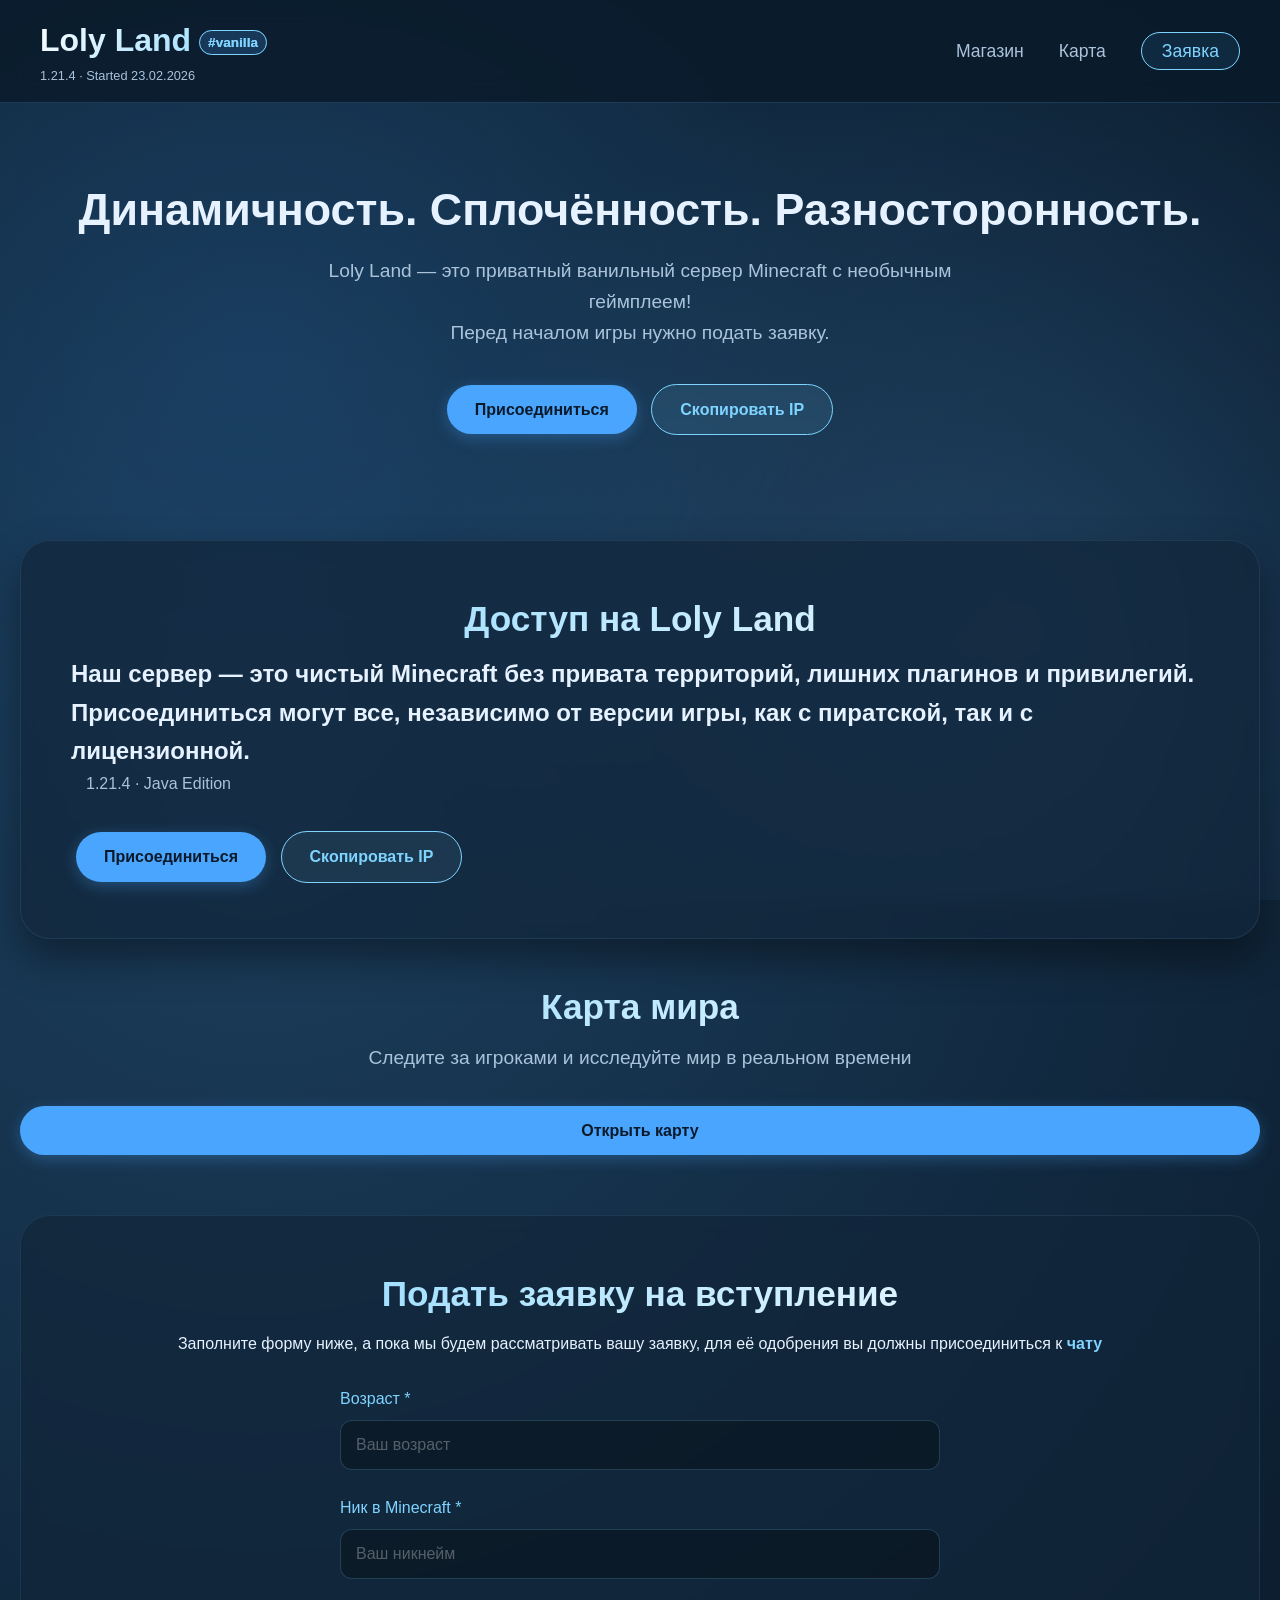
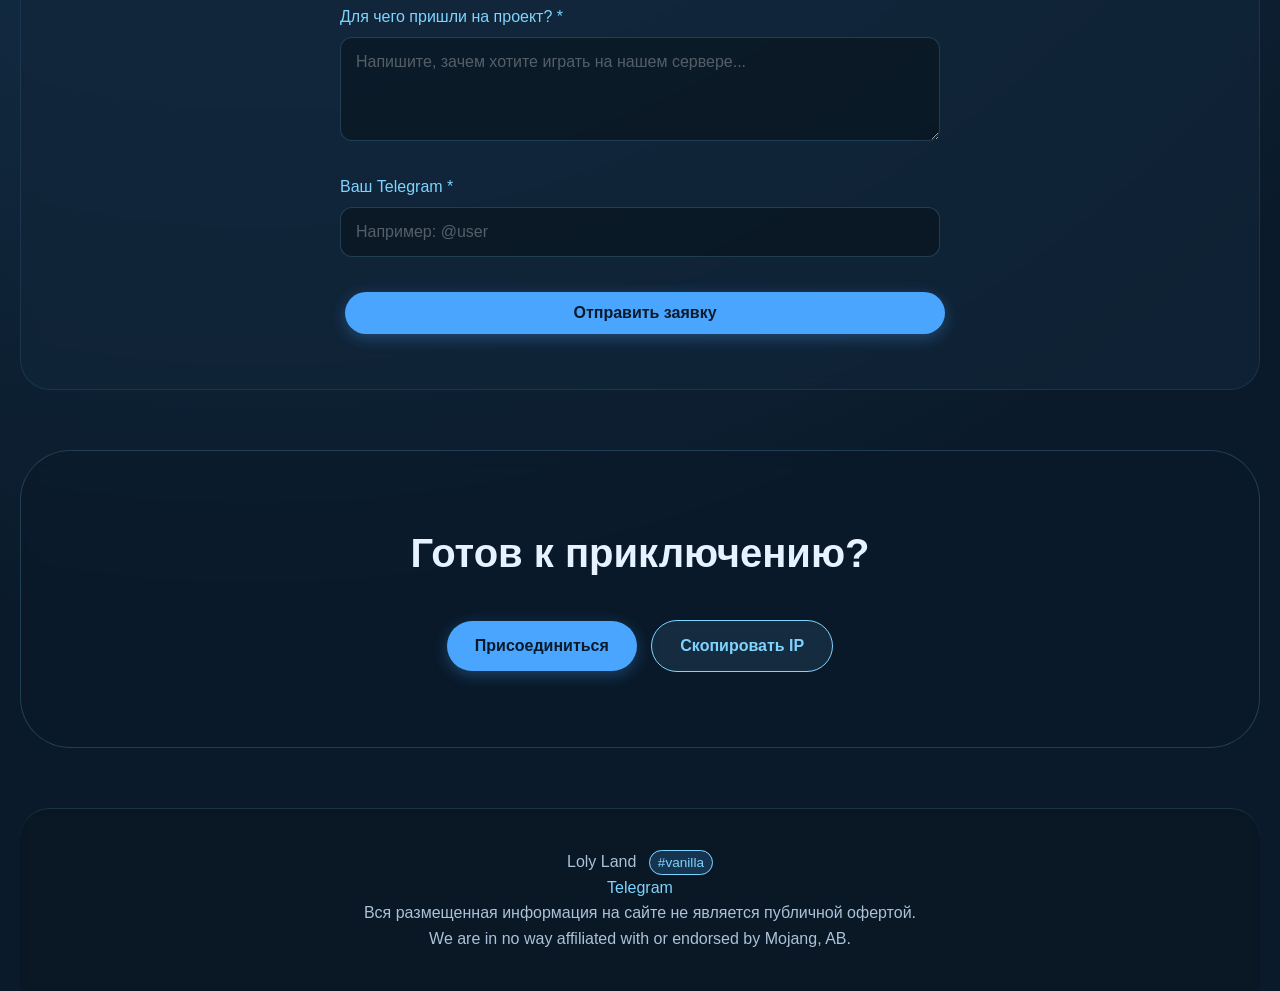
<file: index.html>
<!DOCTYPE html>
<html lang="ru">
<head>
    <meta charset="UTF-8">
    <meta name="viewport" content="width=device-width, initial-scale=1.0">
    <title>Loly Land · vanilla server</title>
    <link rel="stylesheet" href="style.css">
    <link rel="stylesheet" href="https://cdnjs.cloudflare.com/ajax/libs/font-awesome/6.0.0-beta3/css/all.min.css">
</head>
<body>
    <!-- Шапка на весь экран -->
    <header class="header sticky full-width">
        <div class="header-container">
            <div class="logo-area">
                <h1 class="logo">Loly Land<span class="badge">#vanilla</span></h1>
                <div class="start-date">1.21.4 · Started 23.02.2026</div>
            </div>
            <nav class="nav">
                <ul>
                    <li><a href="#shop">Магазин</a></li>
                    <li><a href="http://n39.joinserver.xyz:25962/">Карта</a></li>
                    <li><a href="#application" class="application-link">Заявка</a></li>
                </ul>
            </nav>
        </div>
    </header>

    <div class="page-wrapper">
        <main>
            <!-- Герой-блок -->
            <section class="hero fade-in">
                <div class="hero-content">
                    <h2 class="hero-title">Динамичность. Сплочённость. Разносторонность.</h2>
                    <p class="hero-description">Loly Land — это приватный ванильный сервер Minecraft с необычным геймплеем!<br>Перед началом игры нужно подать заявку.</p>
                    <div class="hero-buttons">
                        <a href="https://t.me/Loly_Land" target="_blank" class="btn-primary">Присоединиться</a>
                        <a href="#" class="btn-secondary copy-ip" data-ip="lolyland.20tps.ru">Скопировать IP</a>
                    </div>
                </div>
            </section>

            <!-- Блок "Доступ на сервер" -->
            <section class="access fade-in">
                <div class="access-content">
                    <h2 class="section-title">Доступ на Loly Land</h2>
                    <h2 class="access-description">Наш сервер — это чистый Minecraft без привата территорий, лишних плагинов и привилегий. Присоединиться могут все, независимо от версии игры, как с пиратской, так и с лицензионной.</h2>
                    <div class="access-info">
                        <span class="version">1.21.4 · Java Edition</span>
                    </div>
                    <div class="access-buttons">
                        <a href="https://t.me/Loly_Land" target="_blank" class="btn-primary">Присоединиться</a>
                        <a href="#" class="btn-secondary copy-ip" data-ip="lolyland.20tps.ru">Скопировать IP</a>
                    </div>
                </div>
            </section>

            <!-- Карта сервера -->
            <section class="map-section fade-in">
                <div class="container">
                    <h2 class="section-title">Карта мира</h2>
                    <p class="section-subtitle">Следите за игроками и исследуйте мир в реальном времени</p>
                    <div class="map-container">
                        <a href="map.html" class="btn-primary" style="display: block; text-align: center; margin: 0 auto;">Открыть карту</a>
                    </div>
                </div>
            </section>

            <!-- Форма заявки -->
            <section id="application" class="application-section fade-in">
                <div class="container">
                    <h2 class="section-title">Подать заявку на вступление</h2>
                    <p style="text-align: center; margin-bottom: 30px;">
                        Заполните форму ниже, а пока мы будем рассматривать вашу заявку, для её одобрения вы должны присоединиться к 
                        <a href="https://t.me/clorum_gr/2" target="_blank" style="color: #7fd4ff; text-decoration: none; font-weight: bold;">чату</a>
                    </p>
                    
                    <form class="application-form" id="applicationForm">
                        <div class="form-group">
                            <label for="age">Возраст *</label>
                            <input type="number" id="age" name="age" required placeholder="Ваш возраст">
                        </div>
                        
                        <div class="form-group">
                            <label for="nickname">Ник в Minecraft *</label>
                            <input type="text" id="nickname" name="nickname" required placeholder="Ваш никнейм">
                        </div>
                        
                        <div class="form-group">
                            <label for="purpose">Для чего пришли на проект? *</label>
                            <textarea id="purpose" name="purpose" rows="4" required placeholder="Напишите, зачем хотите играть на нашем сервере..."></textarea>
                        </div>
                        
                        <div class="form-group">
                            <label for="telegram">Ваш Telegram *</label>
                            <input type="text" id="telegram" name="telegram" required placeholder="Например: @user">
                        </div>
                        
                        <button type="submit" class="btn-primary submit-btn">Отправить заявку</button>
                    </form>
                    
                    <div id="formMessage" class="form-message"></div>
                </div>
            </section>

            <!-- Призыв к действию -->
            <section class="cta fade-in">
                <h2 class="cta-title">Готов к приключению?</h2>
                <div class="cta-buttons">
                    <a href="https://t.me/Loly_Land" target="_blank" class="btn-primary">Присоединиться</a>
                    <a href="#" class="btn-secondary copy-ip" data-ip="lolyland.20tps.ru">Скопировать IP</a>
                </div>
            </section>
        </main>

        <!-- Футер -->
        <footer class="footer">
            <div class="footer-content">
                <div class="footer-logo">Loly Land <span class="badge">#vanilla</span></div>
                <div class="footer-links">
                    <a href="https://t.me/AstraA0o0">Telegram</a></span>
                </div>
                <div class="footer-legal">
                    <p>Вся размещенная информация на сайте не является публичной офертой.</p>
                    <p>We are in no way affiliated with or endorsed by Mojang, AB.</p>
                </div>
                <div class="footer-credits">
                </div>
            </div>
        </footer>
    </div>

    <script>
        // Скрипт для копирования IP
        document.querySelectorAll('.copy-ip').forEach(btn => {
            btn.addEventListener('click', (e) => {
                e.preventDefault();
                const ip = btn.getAttribute('data-ip');
                navigator.clipboard.writeText(ip).then(() => {
                    alert('IP скопирован: ' + ip);
                }).catch(() => {
                    prompt('Не удалось скопировать. Скопируйте вручную:', ip);
                });
            });
        });

        // Плавный скролл к форме заявки
        document.querySelector('.application-link').addEventListener('click', function(e) {
            e.preventDefault();
            document.querySelector('#application').scrollIntoView({
                behavior: 'smooth'
            });
        });

        // Обработка формы - отправка в Telegram
        const applicationForm = document.getElementById('applicationForm');
        const formMessage = document.getElementById('formMessage');
        
        applicationForm.addEventListener('submit', function(e) {
            e.preventDefault();
            
            const BOT_TOKEN = '8646653417:AAHcuZpPVW4IpByQCO-aZLSoBEFdnQ5JVnc';
            const CHAT_ID = '-5000884443';
            
            const formData = new FormData(applicationForm);
            const age = formData.get('age');
            const nickname = formData.get('nickname');
            const purpose = formData.get('purpose');
            const telegram = formData.get('telegram');
            
            const message = `**НОВАЯ ЗАЯВКА**\n\n` +
                           `🔹 Возраст: ${age}\n` +
                           `🔹 Ник в Minecraft: ${nickname}\n` +
                           `🔹 Цель: ${purpose}\n` +
                           `🔹 Telegram: ${telegram}\n` +
                           `🔹 Время: ${new Date().toLocaleString('ru-RU')}`;
            
            // Показываем загрузку
            formMessage.style.display = 'block';
            formMessage.innerHTML = `<h3>Отправляем заявку...</h3>`;
            
            fetch(`https://api.telegram.org/bot${BOT_TOKEN}/sendMessage`, {
                method: 'POST',
                headers: {
                    'Content-Type': 'application/json',
                },
                body: JSON.stringify({
                    chat_id: CHAT_ID,
                    text: message,
                    parse_mode: 'Markdown'
                })
            })
            .then(response => response.json())
            .then(data => {
                console.log('Telegram response:', data);
                if (data.ok) {
                    formMessage.innerHTML = `
                        <h3 style="color: #2ecc71;">✓ ЗАЯВКА ОТПРАВЛЕНА!</h3>
                        <p>Ваша заявка была отправлена администрации.</p>
                        <p><strong>Ожидайте ответа в Telegram!</strong></p>
                    `;
                    applicationForm.reset();
                } else {
                    throw new Error(data.description || 'Unknown error');
                }
            })
            .catch(error => {
                formMessage.innerHTML = `
                    <h3 style="color: #e74c3c;">Ошибка отправки</h3>
                    <p>${error.message}</p>
                    <p>Попробуйте еще раз или свяжитесь с @Zomb1e_e</p>
                `;
            });
        });

        // Анимация при прокрутке
        const fadeElements = document.querySelectorAll('.fade-in');
        
        const observer = new IntersectionObserver((entries) => {
            entries.forEach(entry => {
                if (entry.isIntersecting) {
                    entry.target.classList.add('visible');
                }
            });
        }, {
            threshold: 0.1
        });
        
        fadeElements.forEach(element => {
            observer.observe(element);
        });
    </script>
</body>
</html>
</file>
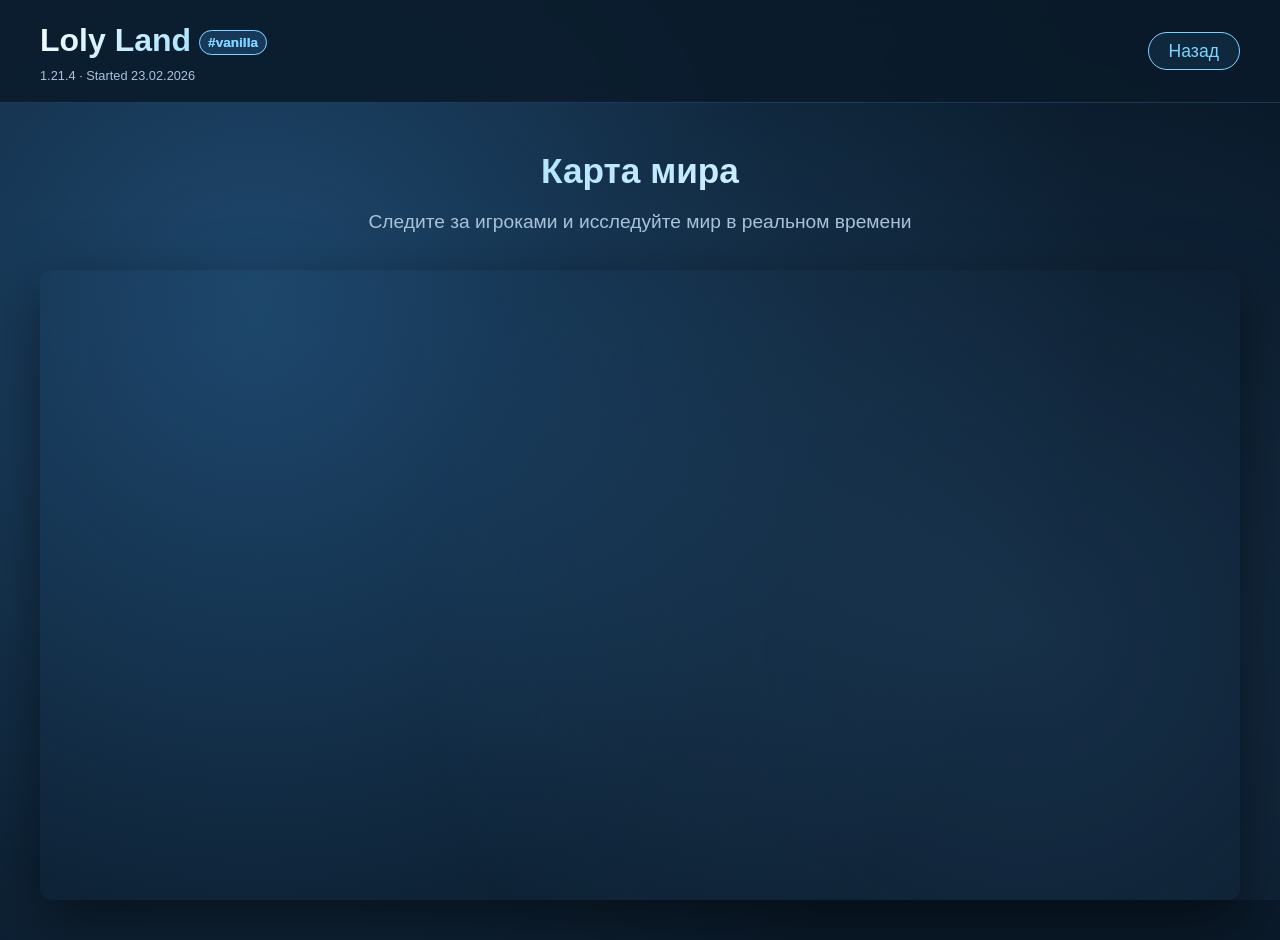
<file: map.html>
<!DOCTYPE html>
<html lang="ru">
<head>
    <meta charset="UTF-8">
    <meta name="viewport" content="width=device-width, initial-scale=1.0">
    <title>Loly Land · Карта</title>
    <link rel="stylesheet" href="style.css">
    <link rel="stylesheet" href="https://cdnjs.cloudflare.com/ajax/libs/font-awesome/6.0.0-beta3/css/all.min.css">
    <style>
        .map-fullscreen {
            padding: 40px 20px;
            min-height: calc(100vh - 80px);
        }
        .map-container-full {
            max-width: 1400px;
            margin: 0 auto;
            height: 70vh;
        }
        .map-container-full iframe {
            width: 100%;
            height: 100%;
            border: none;
            border-radius: 12px;
            overflow: hidden;
            box-shadow: 0 20px 60px rgba(0,0,0,0.5);
        }
    </style>
</head>
<body>
    <!-- Шапка на весь экран -->
    <header class="header sticky full-width">
        <div class="header-container">
            <div class="logo-area">
                <h1 class="logo">Loly Land<span class="badge">#vanilla</span></h1>
                <div class="start-date">1.21.4 · Started 23.02.2026</div>
            </div>
            <nav class="nav">
                <ul>
                    <li><a href="index.html" class="application-link">Назад</a></li>
                </ul>
            </nav>
        </div>
    </header>

    <div class="page-wrapper">
        <main class="map-fullscreen">
            <section class="fade-in">
                <div class="container">
                    <h2 class="section-title">Карта мира</h2>
                    <p class="section-subtitle">Следите за игроками и исследуйте мир в реальном времени</p>
                    <div class="map-container-full">
                        <iframe src="http://n39.joinserver.xyz:25962/" allowfullscreen></iframe>
                    </div>
                </div>
            </section>
        </main>
    </div>

    <script>
        // Анимация при прокрутке
        const fadeElements = document.querySelectorAll('.fade-in');
        
        const observer = new IntersectionObserver((entries) => {
            entries.forEach(entry => {
                if (entry.isIntersecting) {
                    entry.target.classList.add('visible');
                }
            });
        }, {
            threshold: 0.1
        });
        
        fadeElements.forEach(element => {
            observer.observe(element);
        });
    </script>
</body>
</html>
</file>
<file: style.css>
/* style.css */
:root {
    --bg-dark: #0a1a2a;
    --bg-card: rgba(18, 38, 58, 0.7);
    --bg-hover: rgba(28, 58, 90, 0.8);
    --accent-blue: #4aa5ff;
    --accent-cyan: #7fd4ff;
    --text-light: #e6f2ff;
    --text-dim: #aac3db;
    --online-green: #2ecc71;
    --offline-gray: #7f8c8d;
    --border-glow: rgba(74, 165, 255, 0.4);
    --transition: all 0.25s ease;
    --header-blur: blur(12px);
}

* {
    margin: 0;
    padding: 0;
    box-sizing: border-box;
}

body {
    background: radial-gradient(circle at 20% 30%, #1c3f5e, #0a1a2a 70%);
    color: var(--text-light);
    font-family: 'Inter', -apple-system, BlinkMacSystemFont, 'Segoe UI', Roboto, Helvetica, Arial, sans-serif;
    line-height: 1.6;
    min-height: 100vh;
    position: relative;
}

body::before {
    content: '';
    position: fixed;
    top: 0; left: 0; width: 100%; height: 100%;
    background: radial-gradient(circle at 80% 70%, rgba(100, 180, 255, 0.15), transparent 50%),
                radial-gradient(circle at 20% 40%, rgba(50, 150, 255, 0.1), transparent 50%);
    pointer-events: none;
    z-index: 0;
}

/* Убираем паддинги у page-wrapper для шапки */
.page-wrapper {
    max-width: 1400px;
    margin: 0 auto;
    padding: 0 20px;
    position: relative;
    z-index: 1;
}

/* Шапка игнорирует паддинги page-wrapper */
.page-wrapper .header.sticky.full-width {
    margin-left: -20px;
    margin-right: -20px;
    width: calc(100% + 40px);
}

/* ===== Анимации ===== */
@keyframes fadeInUp {
    from { opacity: 0; transform: translateY(30px); }
    to { opacity: 1; transform: translateY(0); }
}

.fade-in {
    opacity: 0;
    transform: translateY(30px);
    transition: opacity 0.8s ease, transform 0.8s ease;
}

.fade-in.visible {
    opacity: 1;
    transform: translateY(0);
}

/* ===== Липкая шапка на всю ширину ===== */
.header.sticky.full-width {
    position: sticky;
    top: 0;
    left: 0;
    width: 100vw; /* Используем viewport width */
    z-index: 100;
    background: rgba(10, 26, 42, 0.85);
    backdrop-filter: var(--header-blur);
    -webkit-backdrop-filter: var(--header-blur);
    border-bottom: 1px solid rgba(100, 180, 255, 0.2);
    border-radius: 0;
    margin: 0;
    /* Убираем transform, который может быть у родителя */
    transform: none;
}

.header-container {
    display: flex;
    align-items: center;
    justify-content: space-between;
    padding: 15px 40px;
    max-width: 1400px;
    margin: 0 auto;
    flex-wrap: wrap;
    width: 100%;
}

.logo-area {
    display: flex;
    flex-direction: column;
}

.logo {
    font-size: 2rem;
    font-weight: 700;
    background: linear-gradient(135deg, #fff, var(--accent-cyan));
    -webkit-background-clip: text;
    background-clip: text;
    color: transparent;
}

.badge {
    font-size: 0.85rem;
    background: rgba(74, 165, 255, 0.2);
    padding: 4px 8px;
    border-radius: 20px;
    margin-left: 8px;
    color: var(--accent-cyan);
    border: 1px solid var(--accent-cyan);
    vertical-align: middle;
}

.start-date {
    font-size: 0.8rem;
    color: var(--text-dim);
}

.nav ul {
    display: flex;
    list-style: none;
    gap: 35px;
    flex-wrap: wrap;
    align-items: center;
}

.nav a {
    color: var(--text-dim);
    text-decoration: none;
    font-weight: 500;
    transition: var(--transition);
    padding-bottom: 4px;
    border-bottom: 2px solid transparent;
    font-size: 1.1rem;
}

.nav a:hover {
    color: var(--accent-cyan);
    border-bottom-color: var(--accent-cyan);
}

.nav .application-link {
    color: var(--accent-cyan);
    border: 1px solid var(--accent-cyan);
    padding: 8px 20px;
    border-radius: 30px;
    background: rgba(74, 165, 255, 0.1);
}

.nav .application-link:hover {
    background: var(--accent-cyan);
    color: #0a1a2a;
    border-bottom-color: transparent;
}

/* ===== Кнопки ===== */
.btn-primary, .btn-secondary, .submit-btn {
    display: inline-block;
    padding: 12px 28px;
    border-radius: 40px;
    font-weight: 600;
    text-decoration: none;
    transition: var(--transition);
    margin: 5px;
    border: none;
    cursor: pointer;
    backdrop-filter: blur(4px);
    font-size: 1rem;
}

.btn-primary, .submit-btn {
    background: var(--accent-blue);
    color: #0a1a2a;
    box-shadow: 0 4px 15px rgba(74, 165, 255, 0.3);
}

.btn-primary:hover, .submit-btn:hover {
    background: #3a8be0;
    transform: translateY(-2px);
    box-shadow: 0 8px 25px rgba(74, 165, 255, 0.5);
}

.btn-secondary {
    background: rgba(127, 212, 255, 0.1);
    color: var(--accent-cyan);
    border: 1px solid var(--accent-cyan);
    backdrop-filter: blur(4px);
}

.btn-secondary:hover {
    background: rgba(74, 165, 255, 0.2);
    transform: translateY(-2px);
    box-shadow: 0 8px 25px var(--border-glow);
}

/* ===== Секции ===== */
.section-title {
    font-size: 2.2rem;
    font-weight: 600;
    margin-bottom: 0.5rem;
    background: linear-gradient(135deg, var(--accent-cyan), #fff);
    -webkit-background-clip: text;
    background-clip: text;
    color: transparent;
    text-align: center;
}

.section-subtitle {
    color: var(--text-dim);
    margin-bottom: 2rem;
    font-size: 1.2rem;
    text-align: center;
}

/* Hero */
.hero {
    padding: 80px 0 60px;
    text-align: center;
}

.hero-title {
    font-size: 2.8rem;
    font-weight: 700;
    line-height: 1.2;
    margin-bottom: 20px;
}

.hero-description {
    font-size: 1.2rem;
    color: var(--text-dim);
    max-width: 700px;
    margin: 0 auto 20px;
}

.hero-buttons, .access-buttons, .cta-buttons {
    margin-top: 30px;
}

/* Access */
.access {
    background: var(--bg-card);
    padding: 50px;
    border-radius: 30px;
    margin: 40px 0;
    backdrop-filter: blur(8px);
    box-shadow: 0 20px 40px rgba(0,0,0,0.4);
    border: 1px solid rgba(127, 212, 255, 0.1);
}

.price {
    font-size: 2rem;
    font-weight: 800;
    background: linear-gradient(135deg, #ffe99c, #ffd966);
    -webkit-background-clip: text;
    background-clip: text;
    color: transparent;
    display: block;
}

.version {
    color: var(--text-dim);
    margin-left: 15px;
}

/* Stats */
.status-card {
    background: var(--bg-card);
    padding: 25px;
    border-radius: 20px;
    margin: 30px auto;
    display: inline-block;
    border-left: 5px solid var(--online-green);
    backdrop-filter: blur(8px);
    text-align: left;
}

.status-value.online {
    color: var(--online-green);
    font-weight: 700;
    font-size: 1.8rem;
}

.current-online {
    font-size: 1.2rem;
}

.leaderboard {
    display: flex;
    gap: 40px;
    margin: 40px 0;
    flex-wrap: wrap;
    justify-content: center;
}

.leaderboard-item {
    background: var(--bg-card);
    padding: 25px 40px;
    border-radius: 20px;
    text-align: center;
    flex: 1 1 200px;
    transition: var(--transition);
    backdrop-filter: blur(8px);
}

.leaderboard-item:hover {
    transform: scale(1.02);
    background: var(--bg-hover);
}

.leaderboard-number {
    font-size: 3rem;
    font-weight: 800;
    display: block;
    color: var(--accent-cyan);
}

.world-stats-grid {
    display: grid;
    grid-template-columns: repeat(auto-fit, minmax(240px, 1fr));
    gap: 20px;
    margin-top: 30px;
}

.stat-item {
    background: var(--bg-card);
    padding: 20px;
    border-radius: 16px;
    display: flex;
    flex-direction: column;
    transition: var(--transition);
    backdrop-filter: blur(8px);
}

.stat-item:hover {
    background: var(--bg-hover);
    transform: translateY(-4px);
}

.stat-number {
    font-size: 1.8rem;
    font-weight: 700;
    color: var(--accent-cyan);
}

.stat-label {
    color: var(--text-dim);
    font-size: 0.9rem;
    text-transform: uppercase;
    letter-spacing: 1px;
}

/* Players */
.players-grid {
    display: grid;
    grid-template-columns: repeat(4, 1fr);
    gap: 20px;
    margin: 30px 0;
}

.player-card {
    background: var(--bg-card);
    padding: 20px;
    border-radius: 20px;
    transition: var(--transition);
    border: 1px solid transparent;
    backdrop-filter: blur(8px);
}

.player-card:hover {
    border-color: var(--accent-cyan);
    transform: translateY(-5px);
    box-shadow: 0 10px 25px var(--border-glow);
}

.player-name {
    font-weight: 700;
    font-size: 1.2rem;
    margin-bottom: 8px;
}

.player-status i {
    font-size: 0.6rem;
    margin-right: 5px;
}

.player-status.online { color: var(--online-green); }
.player-status.offline { color: var(--offline-gray); }

.player-playtime {
    color: var(--text-dim);
    font-size: 0.9rem;
}

/* Live now */
.live-now {
    margin: 50px 0;
    padding: 30px;
    background: rgba(18, 38, 58, 0.5);
    backdrop-filter: blur(8px);
    border-radius: 40px;
    border: 1px solid rgba(127, 212, 255, 0.1);
}

.live-grid {
    display: flex;
    justify-content: center;
    flex-wrap: wrap;
    gap: 30px;
    margin-top: 30px;
}

.live-item {
    display: flex;
    align-items: center;
    gap: 15px;
    font-size: 1.2rem;
    background: rgba(0,0,0,0.2);
    padding: 15px 30px;
    border-radius: 50px;
    border: 1px solid rgba(255,255,255,0.1);
}

.live-item i {
    color: var(--accent-cyan);
    font-size: 1.8rem;
}

/* Application form */
.application-section {
    margin: 60px 0;
    padding: 50px;
    background: var(--bg-card);
    backdrop-filter: blur(8px);
    border-radius: 30px;
    border: 1px solid rgba(127, 212, 255, 0.1);
}

.application-form {
    max-width: 600px;
    margin: 0 auto;
}

.form-group {
    margin-bottom: 25px;
}


.form-group textarea {
    width: 100%;
    padding: 15px;
    background: rgba(0, 0, 0, 0.3);
    border: 1px solid rgba(127, 212, 255, 0.2);
    border-radius: 12px;
    color: var(--text-light);
    font-size: 1rem;
    transition: var(--transition);
    resize: vertical;
    min-height: 100px;
    font-family: inherit;
}

.form-group textarea:focus {
    outline: none;
    border-color: var(--accent-cyan);
    box-shadow: 0 0 15px var(--border-glow);
}

.form-group textarea::placeholder {
    color: rgba(255, 255, 255, 0.3);
}

.form-group label {
    display: block;
    margin-bottom: 8px;
    color: var(--accent-cyan);
    font-weight: 500;
}

.form-group input {
    width: 100%;
    padding: 15px;
    background: rgba(0, 0, 0, 0.3);
    border: 1px solid rgba(127, 212, 255, 0.2);
    border-radius: 12px;
    color: var(--text-light);
    font-size: 1rem;
    transition: var(--transition);
}

.form-group input:focus {
    outline: none;
    border-color: var(--accent-cyan);
    box-shadow: 0 0 15px var(--border-glow);
}

.form-group input::placeholder {
    color: rgba(255, 255, 255, 0.3);
}

.form-message {
    margin-top: 30px;
    padding: 20px;
    background: rgba(0, 0, 0, 0.3);
    border-radius: 12px;
    text-align: center;
    display: none;
}

.submit-btn {
    width: 100%;
    margin-top: 10px;
}

/* CTA */
.cta {
    text-align: center;
    padding: 70px 20px;
    margin: 40px 0;
    background: rgba(10, 26, 42, 0.6);
    backdrop-filter: blur(8px);
    border-radius: 50px;
    border: 1px solid rgba(127, 212, 255, 0.2);
}

.cta-title {
    font-size: 2.5rem;
    margin-bottom: 20px;
}

/* Footer */
.footer {
    margin-top: 60px;
    padding: 40px 0;
    border-top: 1px solid rgba(127, 212, 255, 0.15);
    text-align: center;
    color: var(--text-dim);
    background: rgba(10, 20, 30, 0.5);
    backdrop-filter: blur(4px);
    border-radius: 30px 30px 0 0;
}

.footer-links a {
    color: var(--accent-cyan);
    text-decoration: none;
    margin: 0 10px;
}

.footer-links a:hover {
    color: #fff;
    text-decoration: underline;
}

/* Адаптивность */
@media (max-width: 900px) {
    .header-container {
        flex-direction: column;
        align-items: flex-start;
        gap: 15px;
        padding: 15px 20px;
    }
    
    .players-grid { grid-template-columns: repeat(3, 1fr); }
    
    .nav ul {
        gap: 20px;
    }
}

@media (max-width: 600px) {
    .hero-title { font-size: 2rem; }
    .players-grid { grid-template-columns: repeat(2, 1fr); }
    .leaderboard { flex-direction: column; }
    .access { padding: 30px; }
    .world-stats-grid { grid-template-columns: 1fr; }
    .live-grid { flex-direction: column; align-items: center; }
    .application-section { padding: 30px 20px; }
    
    .nav ul {
        flex-wrap: wrap;
        justify-content: flex-start;
    }
}
</file>
